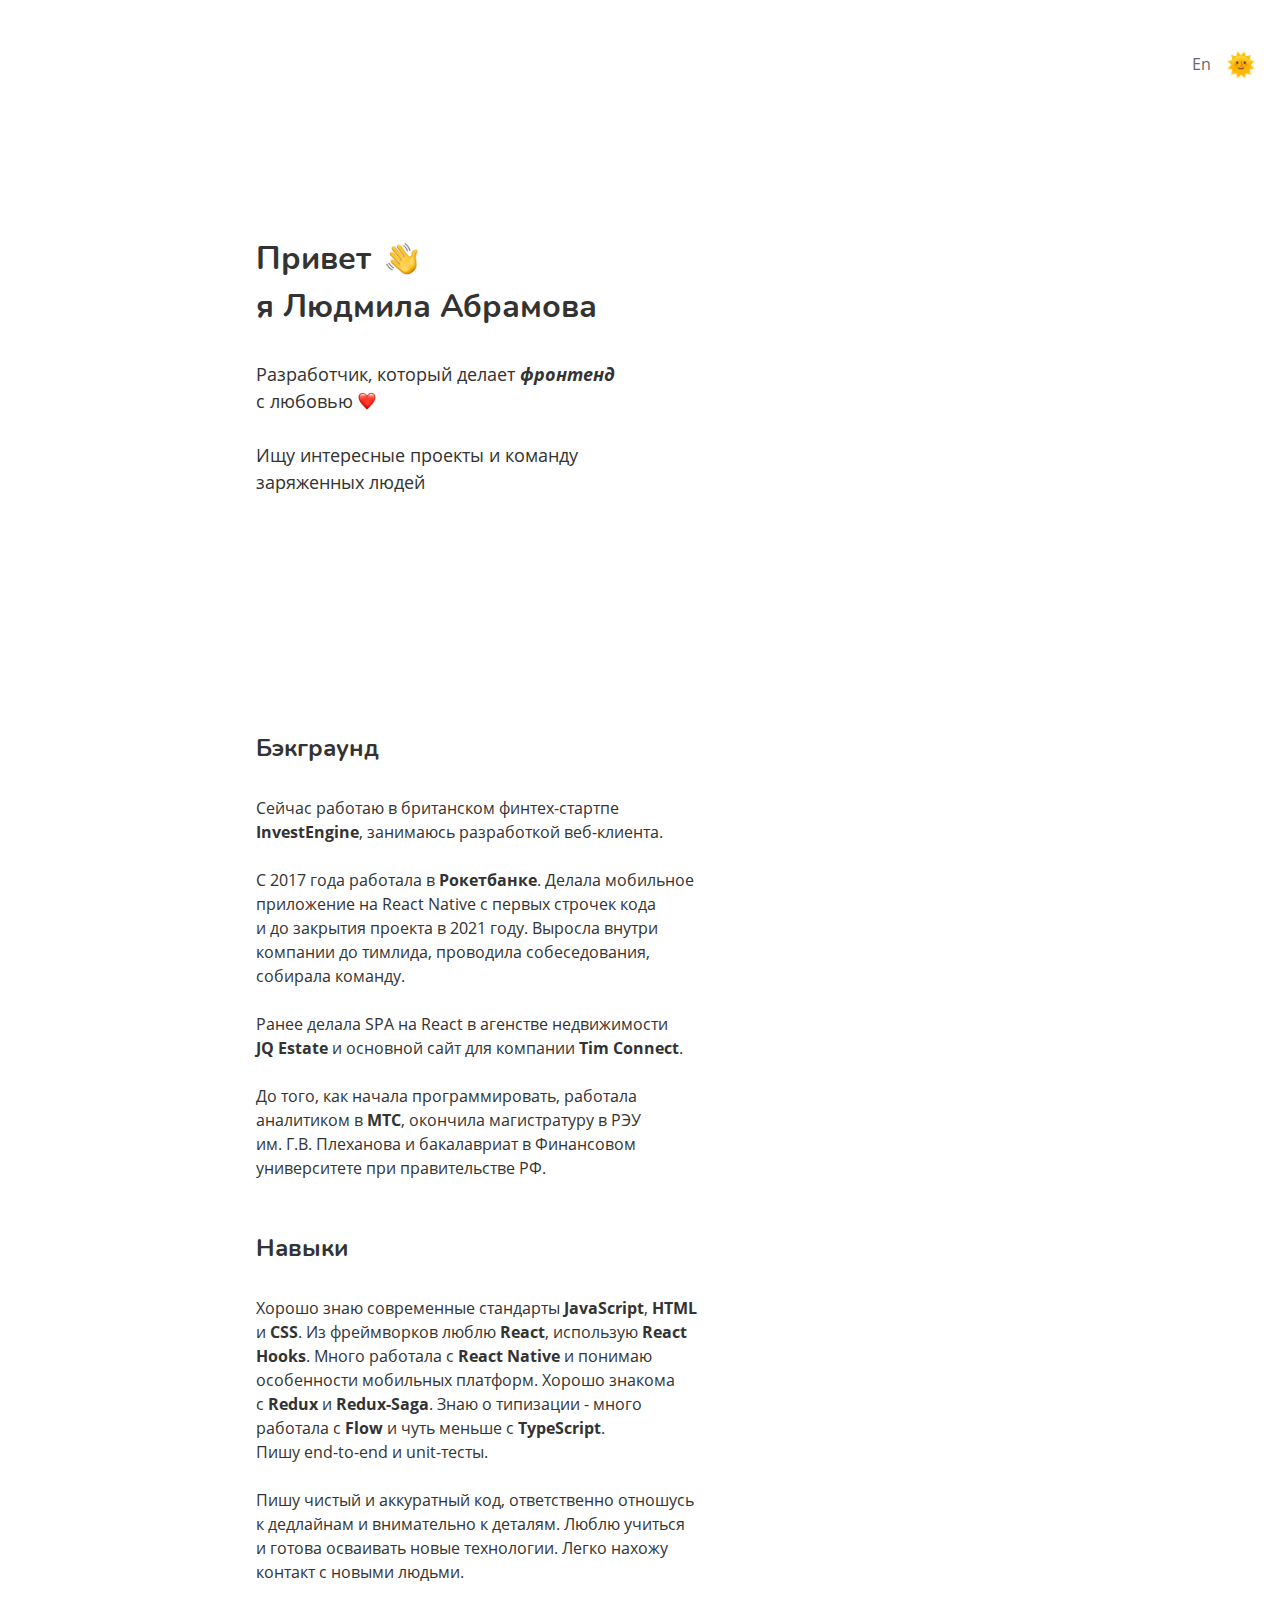
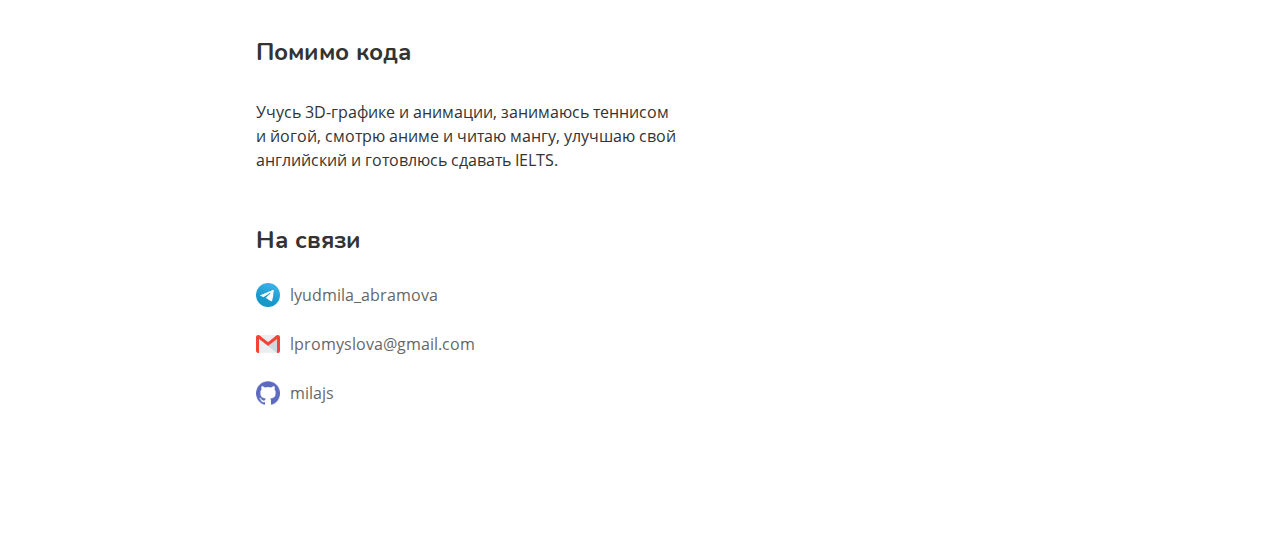
<file: index.html>
<!DOCTYPE html>

<html lang="ru">
  <head>
    <meta charset="utf-8" />
    <meta name="viewport" content="width=device-width, initial-scale=1" />

    <title>Людмила Абрамова</title>

    <meta
      name="description"
      content="Разработчик, который делает фронтенд с любовью"
    />
    <meta name="author" content="Mila Abramova" />

    <link rel="stylesheet" href="./css/normalize.css" />
    <link rel="stylesheet" href="./css/fonts.css" />
    <link rel="stylesheet" href="./css/style.css" />
    <link rel="stylesheet" href="./css/dark-theme.css" /> 
    
    <link rel="shortcut icon" href="./assets/favicon.png" type="image/png" />
  </head>

  <body>
    <div class="main-container">
      <div class="main-block">
        <div class="top-controls">
          <a class="language-link" href="./en.html">En</a>

          <button id="theme-toggle" class="theme-toggle">
            <span class="light-theme-icon">🌞</span>
            <span class="dark-theme-icon">🌙</span>
          </button>
        </div>
        
        <div class="row">
          <h1>Привет</h1>
          <img
            id="wave"
            class="greeting-hand greeting-animation"
            src="./assets/wave.png"
            alt=""
          />
        </div>

        <h1>я Людмила Абрамова</h1>

        <div class="description">
          <p>
            Разработчик, который делает <b><i>фронтенд</i></b>
          </p>

          <div class="row">
            <p>с любовью</p>
            <img class="heart" src="./assets/heart.png" alt="" />
          </div>

          <p>
            <br />
            Ищу интересные проекты и&#160;команду заряженных&#160;людей
          </p>
        </div>
      </div>

      <h2 class="subtitle">Бэкграунд</h2>

      <p class="text">
        Сейчас работаю в&#160;британском финтех-стартпе
        <b>InvestEngine</b>, занимаюсь разработкой веб-клиента.<br /><br />
        C 2017 года работала в&#160;<b>Рокетбанке</b>. Делала мобильное
        приложение на&#160;React Native с&#160;первых строчек кода
        и&#160;до&#160;закрытия проекта в&#160;2021&#160;году. Выросла внутри
        компании до&#160;тимлида, проводила собеседования, собирала команду.<br /><br />
        Ранее делала SPA на&#160;React в&#160;агенстве недвижимости
        <b>JQ&#160;Estate</b> и&#160;основной сайт для&#160;компании
        <b>Tim Connect</b>. <br /><br />До&#160;того, как начала
        программировать, работала аналитиком в&#160;<b>МТС</b>, окончила
        магистратуру в&#160;РЭУ им.&#160;Г.В.&#160;Плеханова и&#160;бакалавриат
        в&#160;Финансовом университете при&#160;правительстве&#160;РФ.
      </p>

      <h2 class="subtitle">Навыки</h2>

      <p class="text">
        Хорошо знаю современные стандарты <b>JavaScript</b>,
        <b>HTML</b> и&#160;<b>CSS</b>. Из фреймворков люблю <b>React</b>,
        использую <b>React Hooks</b>. Много работала с&#160;<b
          >React&#160;Native</b
        >
        и&#160;понимаю особенности мобильных платформ. Хорошо знакома с&#160;<b
          >Redux</b
        >
        и&#160;<b>Redux-Saga</b>. Знаю о&#160;типизации -&#160;много работала
        с&#160;<b>Flow</b> и&#160;чуть меньше с&#160;<b>TypeScript</b>.<br />Пишу
        end-to-end и unit-тесты.<br /><br />
        Пишу чистый и&#160;аккуратный код, ответственно отношусь
        к&#160;дедлайнам и&#160;внимательно к&#160;деталям. Люблю учиться
        и&#160;готова осваивать новые технологии. Легко нахожу контакт
        с&#160;новыми людьми.
      </p>

      <h2 class="subtitle">Помимо кода</h2>

      <p class="text">
        Учусь 3D-графике и&#160;анимации, занимаюсь теннисом и&#160;йогой,
        смотрю аниме и&#160;читаю мангу, улучшаю свой английский
        и&#160;готовлюсь сдавать IELTS.
      </p>

      <h2 class="subtitle">На связи</h2>
      <div class="contacts">
        <a
          target="_blank"
          class="contact-row"
          href="https://t.me/lyudmila_abramova"
        >
          <img class="contact-logo" src="./assets/telegram.png" alt="telegram" />
          <span class="contact-text">lyudmila_abramova</span>
        </a>

        <a
          target="_blank"
          class="contact-row"
          href="mailto:lpromyslova@gmail.com"
        >
          <img class="contact-logo" src="./assets/gmail.png" alt="email" />
          <span class="contact-text">lpromyslova@gmail.com</span>
        </a>

        <a
          target="_blank"
          class="contact-row"
          href="https://github.com/milajs"
        >
          <img class="contact-logo" src="./assets/github.png" alt="github" />
          <span class="contact-text">milajs</span>
        </a>
      </div>
    </div>

    <script src="./restart_animation.js"></script>
    <script src="./theme-switcher.js"></script> 
  </body>
</html>
</file>
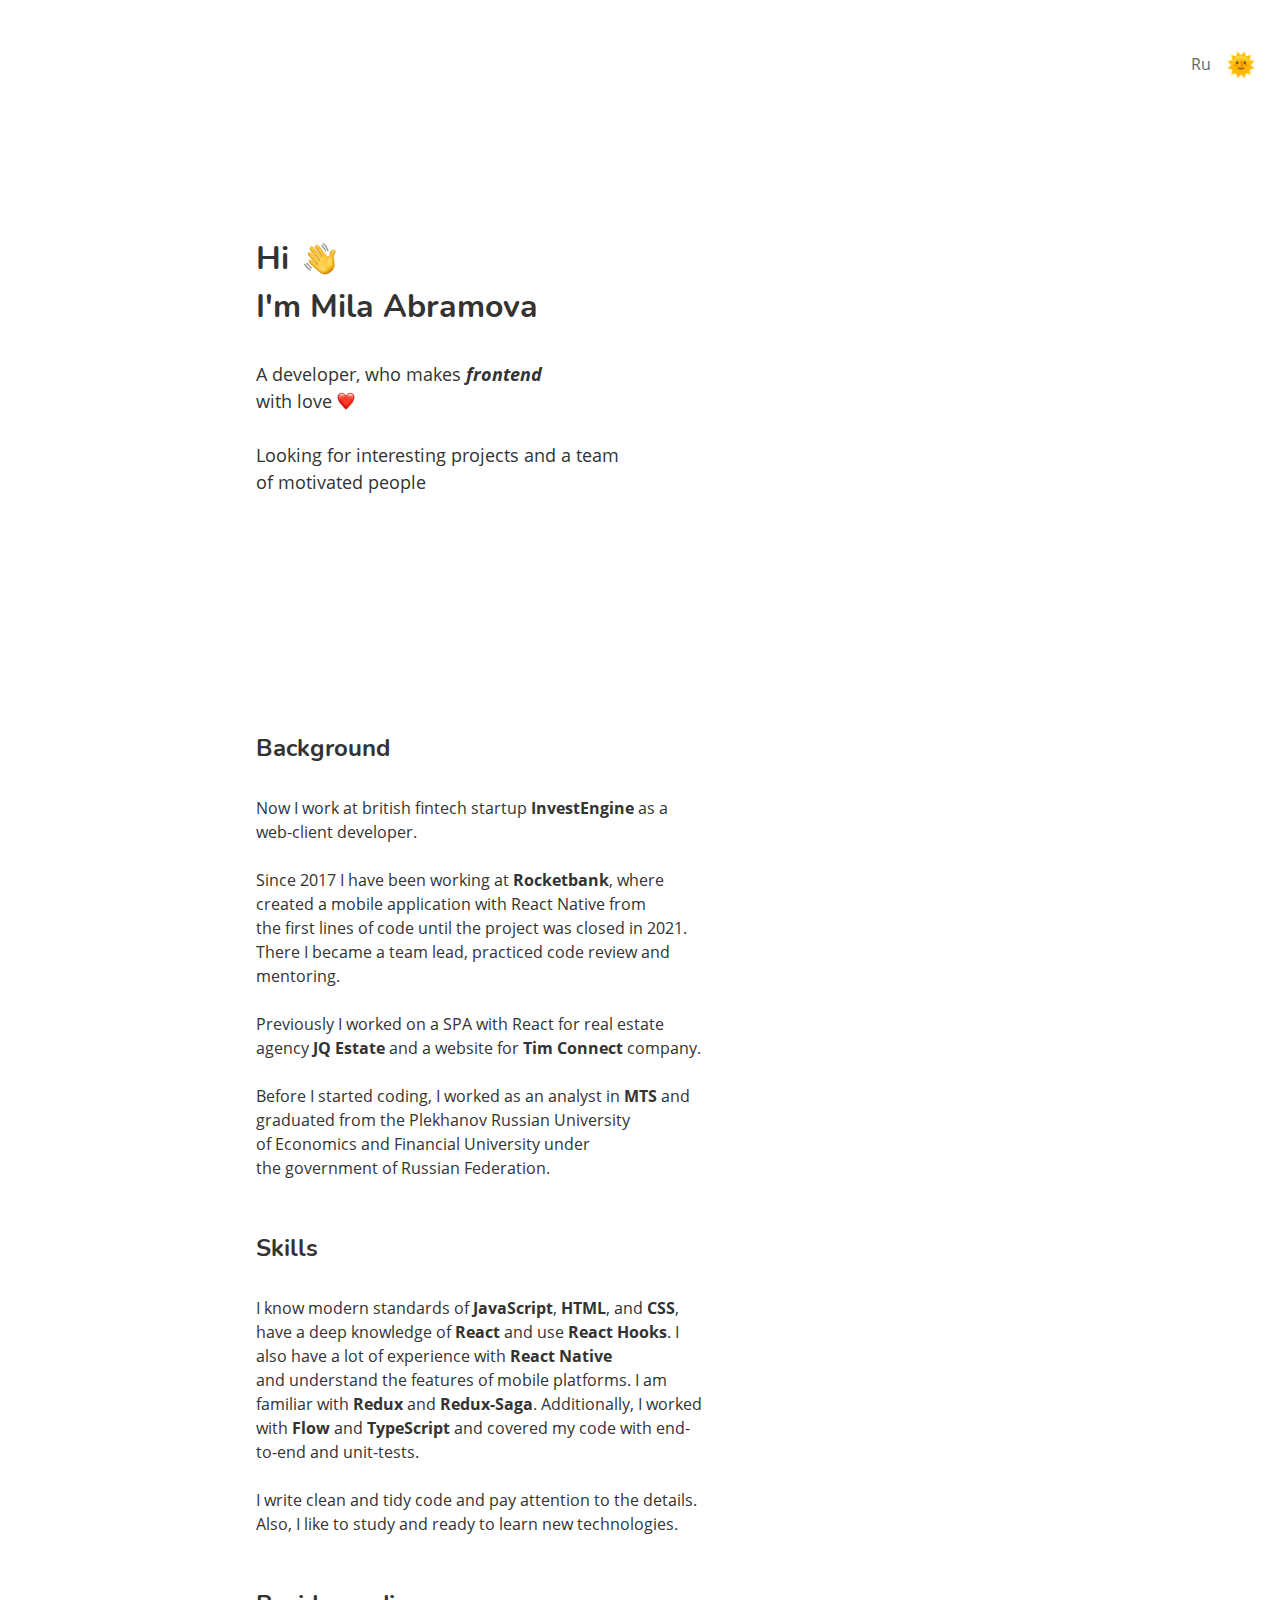
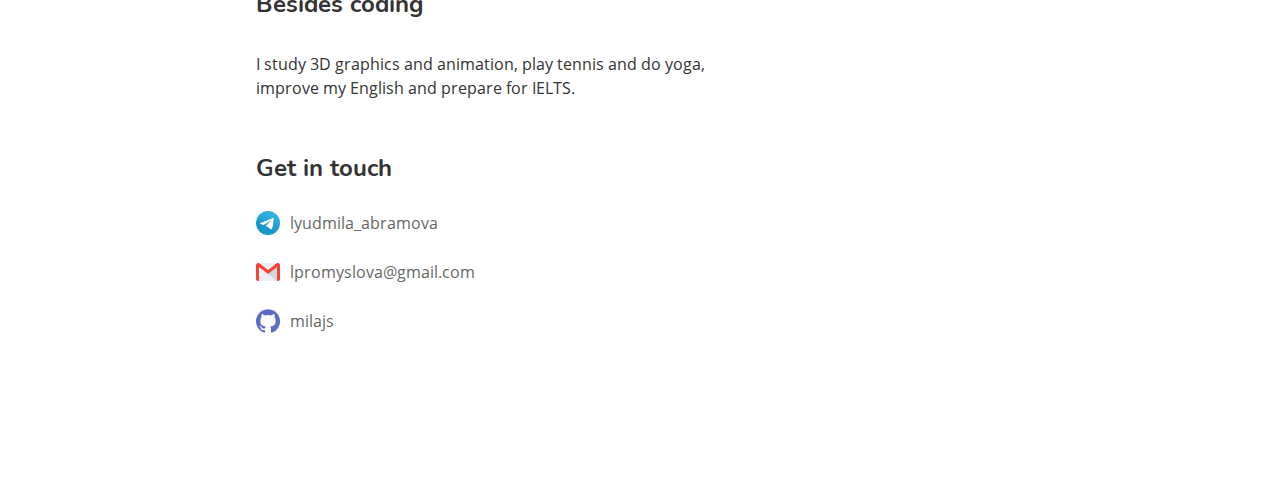
<file: en.html>
<!DOCTYPE html>

<html lang="en">
  <head>
    <meta charset="utf-8" />
    <meta name="viewport" content="width=device-width, initial-scale=1" />

    <title>Lyudmila Abramova</title>

    <meta
      name="description"
      content="Разработчик, который делает фронтенд с любовью"
    />
    <meta name="author" content="Mila Abramova" />

    <link rel="stylesheet" href="./css/normalize.css" />
    <link rel="stylesheet" href="./css/fonts.css" />
    <link rel="stylesheet" href="./css/style.css" />
    <link rel="stylesheet" href="./css/dark-theme.css" /> 

    <link rel="shortcut icon" href="./assets/favicon.png" type="image/png" />
  </head>

  <body>
    <div class="main-container">
      <div class="main-block">
        <div class="top-controls">
          <a class="language-link" href="./index.html">Ru</a>

          <button id="theme-toggle" class="theme-toggle">
            <span class="light-theme-icon">🌞</span>
            <span class="dark-theme-icon">🌙</span>
          </button>
        </div>

        <div class="row">
          <h1>Hi</h1>
          <img
            id="wave"
            class="greeting-hand greeting-animation"
            src="./assets/wave.png"
            alt=""
          />
        </div>

        <h1>I'm Mila Abramova</h1>

        <div class="description">
          <p>
            A developer, who makes <b><i>frontend</i></b>
          </p>

          <div class="row">
            <p>with love</p>
            <img class="heart" src="./assets/heart.png" alt="" />
          </div>

          <p>
            <br />
            Looking for interesting projects and a&#160;team of&#160;motivated
            people
          </p>
        </div>
      </div>

      <h2 class="subtitle">Background</h2>

      <p class="text">
        Now I work at british fintech startup <b>InvestEngine</b> as a
        web-client developer.<br /><br />
        Since 2017 I have been working at&#160;<b>Rocketbank</b>, where created
        a&#160;mobile application with React Native from the&#160;first lines
        of&#160;code until the&#160;project was closed in&#160;2021. There I
        became a&#160;team lead, practiced code review and mentoring.<br /><br />
        Previously I worked on a&#160;SPA with&#160;React for&#160;real estate
        agency
        <b>JQ&#160;Estate</b> and a&#160;website for&#160;<b>Tim Connect</b>
        company. <br /><br />Before I started coding, I worked as
        an&#160;analyst in&#160;<b>MTS</b> and graduated from the Plekhanov
        Russian University of&#160;Economics and Financial University under
        the&#160;government of&#160;Russian Federation.
      </p>

      <h2 class="subtitle">Skills</h2>

      <p class="text">
        I know modern standards of <b>JavaScript</b>, <b>HTML</b>, and
        <b>CSS</b>, have a deep knowledge of&#160;<b>React</b> and use
        <b>React Hooks</b>. I also have a&#160;lot of&#160;experience with
        <b>React&#160;Native</b> and&#160;understand the features of mobile
        platforms. I am familiar with&#160;<b>Redux</b>
        and&#160;<b>Redux-Saga</b>. Additionally, I worked with&#160;<b>Flow</b>
        and&#160;<b>TypeScript</b> and covered my code with end-to-end and
        unit-tests.<br /><br />
        I write clean and&#160;tidy code and pay attention to the details. Also,
        I like to&#160;study and ready to&#160;learn new technologies.
      </p>

      <h2 class="subtitle">Besides coding</h2>

      <p class="text">
        I study 3D graphics and animation, play tennis and do yoga, improve my
        English and prepare for&#160;IELTS.
      </p>

      <h2 class="subtitle">Get in touch</h2>
      <div class="contacts">
        <a
          target="_blank"
          class="contact-row"
          href="https://t.me/lyudmila_abramova"
        >
          <img class="contact-logo" src="./assets/telegram.png" alt="telegram" />
          <span class="contact-text">lyudmila_abramova</span>
        </a>

        <a
          target="_blank"
          class="contact-row"
          href="mailto:lpromyslova@gmail.com"
        >
          <img class="contact-logo" src="./assets/gmail.png" alt="email" />
          <span class="contact-text">lpromyslova@gmail.com</span>
        </a>

        <a
          target="_blank"
          class="contact-row"
          href="https://github.com/milajs"
        >
          <img class="contact-logo" src="./assets/github.png" alt="github" />
          <span class="contact-text">milajs</span>
        </a>
      </div>
    </div>

    <script src="./restart_animation.js"></script>
    <script src="./theme-switcher.js"></script> 
  </body>
</html>
</file>
<file: css/fonts.css>
@font-face {
  font-family: 'OpenSans';
  src: url('../assets/fonts/OpenSans-Regular.woff2') format('woff2'),
    url('../assets/fonts/OpenSans-Regular.woff') format('woff');
  font-weight: normal;
  font-style: normal;
}

@font-face {
  font-family: 'OpenSans';
  src: url('../assets/fonts/OpenSans-Italic.woff2') format('woff2'),
    url('../assets/fonts/OpenSans-Italic.woff') format('woff');
  font-weight: normal;
  font-style: italic;
}

@font-face {
  font-family: 'OpenSans';
  src: url('../assets/fonts/OpenSans-Bold.woff2') format('woff2'),
    url('../assets/fonts/OpenSans-Bold.woff') format('woff');
  font-weight: bold;
  font-style: normal;
}

@font-face {
  font-family: 'OpenSans';
  src: url('../assets/fonts/OpenSans-BoldItalic.woff2') format('woff2'),
    url('../assets/fonts/OpenSans-BoldItalic.woff') format('woff');
  font-weight: bold;
  font-style: italic;
}

@font-face {
  font-family: 'Nunito';
  src: url('../assets/fonts/Nunito-Regular.woff2') format('woff2'),
    url('../assets/fonts/Nunito-Regular.woff') format('woff');
  font-weight: normal;
  font-style: normal;
}

@font-face {
  font-family: 'Nunito';
  src: url('../assets/fonts/Nunito-Italic.woff2') format('woff2'),
    url('../assets/fonts/Nunito-Italic.woff') format('woff');
  font-weight: normal;
  font-style: italic;
}

@font-face {
  font-family: 'Nunito';
  src: url('../assets/fonts/Nunito-Bold.woff2') format('woff2'),
    url('../assets/fonts/Nunito-Bold.woff') format('woff');
  font-weight: bold;
  font-style: normal;
}

@font-face {
  font-family: 'Nunito';
  src: url('../assets/fonts/Nunito-BoldItalic.woff2') format('woff2'),
    url('../assets/fonts/Nunito-BoldItalic.woff') format('woff');
  font-weight: bold;
  font-style: italic;
}
</file>
<file: css/style.css>
body {
  box-sizing: border-box;
  margin: 0;
  padding: 0;
  font-family: 'OpenSans';
  color: #333;
}

h1 {
  margin: 0;
  line-height: 1.5;
  font-size: 32px;
  font-family: 'Nunito';
}

h2 {
  margin: 0;
  line-height: 1.5;
  font-size: 24px;
  font-family: 'Nunito';
}

p {
  margin: 0;
  line-height: 1.5;
  font-size: 16px;
}

a {
  text-decoration: none;
  color: #333;
}

.main-container {
  padding-top: 70px;
  padding-bottom: 150px;
  padding-right: 24px;
  padding-left: 24px;
}

@media (min-width: 780px) {
  .main-container {
    padding-top: 50px;
    padding-left: max(20vw, 100px);
  }
}

.main-block {
  height: 70vh;
  display: flex;
  flex-direction: column;
  justify-content: center;
  position: relative;
}

.description {
  max-width: 450px;
  margin-top: 30px;
}

.description p {
  font-size: 18px;
}

.row {
  display: flex;
  align-items: center;
}

.greeting-hand {
  width: 32px;
  height: 32px;
  margin-left: 15px;
  display: inline-block;
}

.greeting-animation {
  animation: shake ease-in-out;
  animation-duration: 1s;
  animation-delay: 0.3s;
}

@keyframes shake {
  10%,
  90% {
    transform: translateX(-1px) rotate(-5deg);
  }

  20%,
  80% {
    transform: translateX(2px) rotate(10deg);
  }

  30%,
  50%,
  70% {
    transform: translateX(-4px) rotate(-15deg);
  }

  40%,
  60% {
    transform: translateX(4px) rotate(15deg);
  }
}

.heart {
  width: 18px;
  height: 18px;
  margin-left: 5px;
}

.language-link {
  position: relative;
  opacity: 0.75;
  margin-right: 15px;
}

@media (min-width: 780px) {
  .language-link {
    top: 0;
  }
}

.language-link::before {
  top: 21px;
  width: 0%;
  height: 1px;
  content: '';
  position: absolute;
  background-color: #333;
  transition: 300ms;
}

.language-link:hover {
  opacity: 1;
}

.language-link:hover::before {
  width: 100%;
}

.text {
  margin-top: 30px;
  max-width: 450px;
}

.subtitle {
  margin-top: 50px;
}

.contacts {
  display: flex;
  flex-direction: column;
  align-items: flex-start;
}

.contact-row {
  margin-top: 25px;
  display: flex;
  align-items: center;
}

.contact-logo {
  width: 24px;
  height: 24px;
  margin-right: 10px;
}

.contact-text {
  position: relative;
  opacity: 0.75;
  transition: 300ms;
}

.contact-text::before {
  top: 21px;
  width: 0%;
  height: 1px;
  transition: 300ms;
  content: '';
  position: absolute;
  background-color: #333;
}

.contact-row:hover .contact-text {
  opacity: 1;
}

.contact-row:hover .contact-text::before {
  width: 100%;
}

.theme-toggle {
  background: none;
  border: none;
  font-size: 24px;
  cursor: pointer;
  padding: 0;
  display: flex;
  align-items: center;
}

.theme-toggle .dark-theme-icon {
  display: none;
}

.top-controls {
  position: absolute;
  top: 0;
  right: 0;
  display: flex;
  align-items: center;
}

@media (max-width: 779px) {
  .top-controls {
    top: -30px;
  }
}
</file>
<file: css/dark-theme.css>
body.dark-theme {
    background-color: #333;
    color: #ffffff;
  }
  
  .dark-theme .main-block,
  .dark-theme .subtitle,
  .dark-theme .text,
  .dark-theme .contact-text {
    color: #ffffff;
  }
  
  .dark-theme a {
    color: #fff;
  }
  
  .dark-theme .theme-toggle .light-theme-icon {
    display: none;
  }
  
  .dark-theme .theme-toggle .dark-theme-icon {
    display: inline;
  }

  .dark-theme .language-link::before {
    background-color: #fff;
  }

  .dark-theme .contact-text::before {
    background-color: #fff;
  }
</file>
